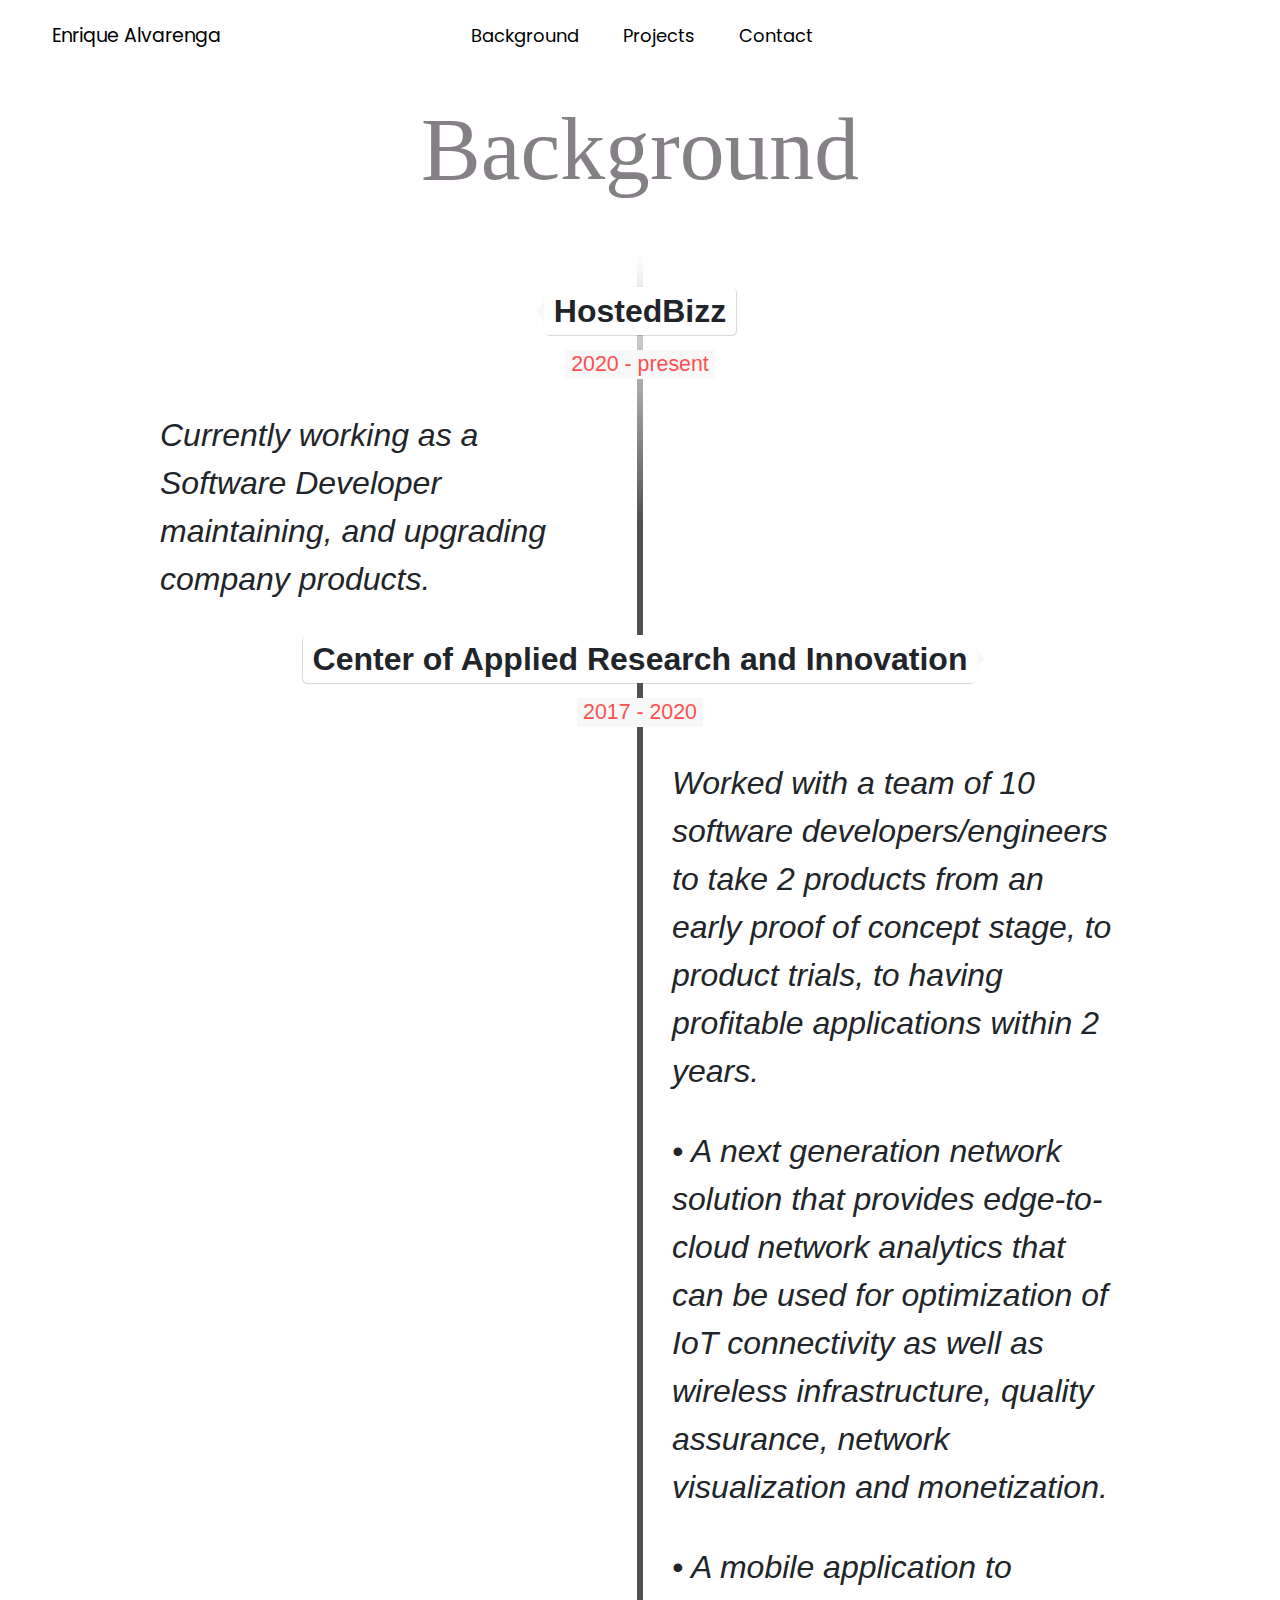
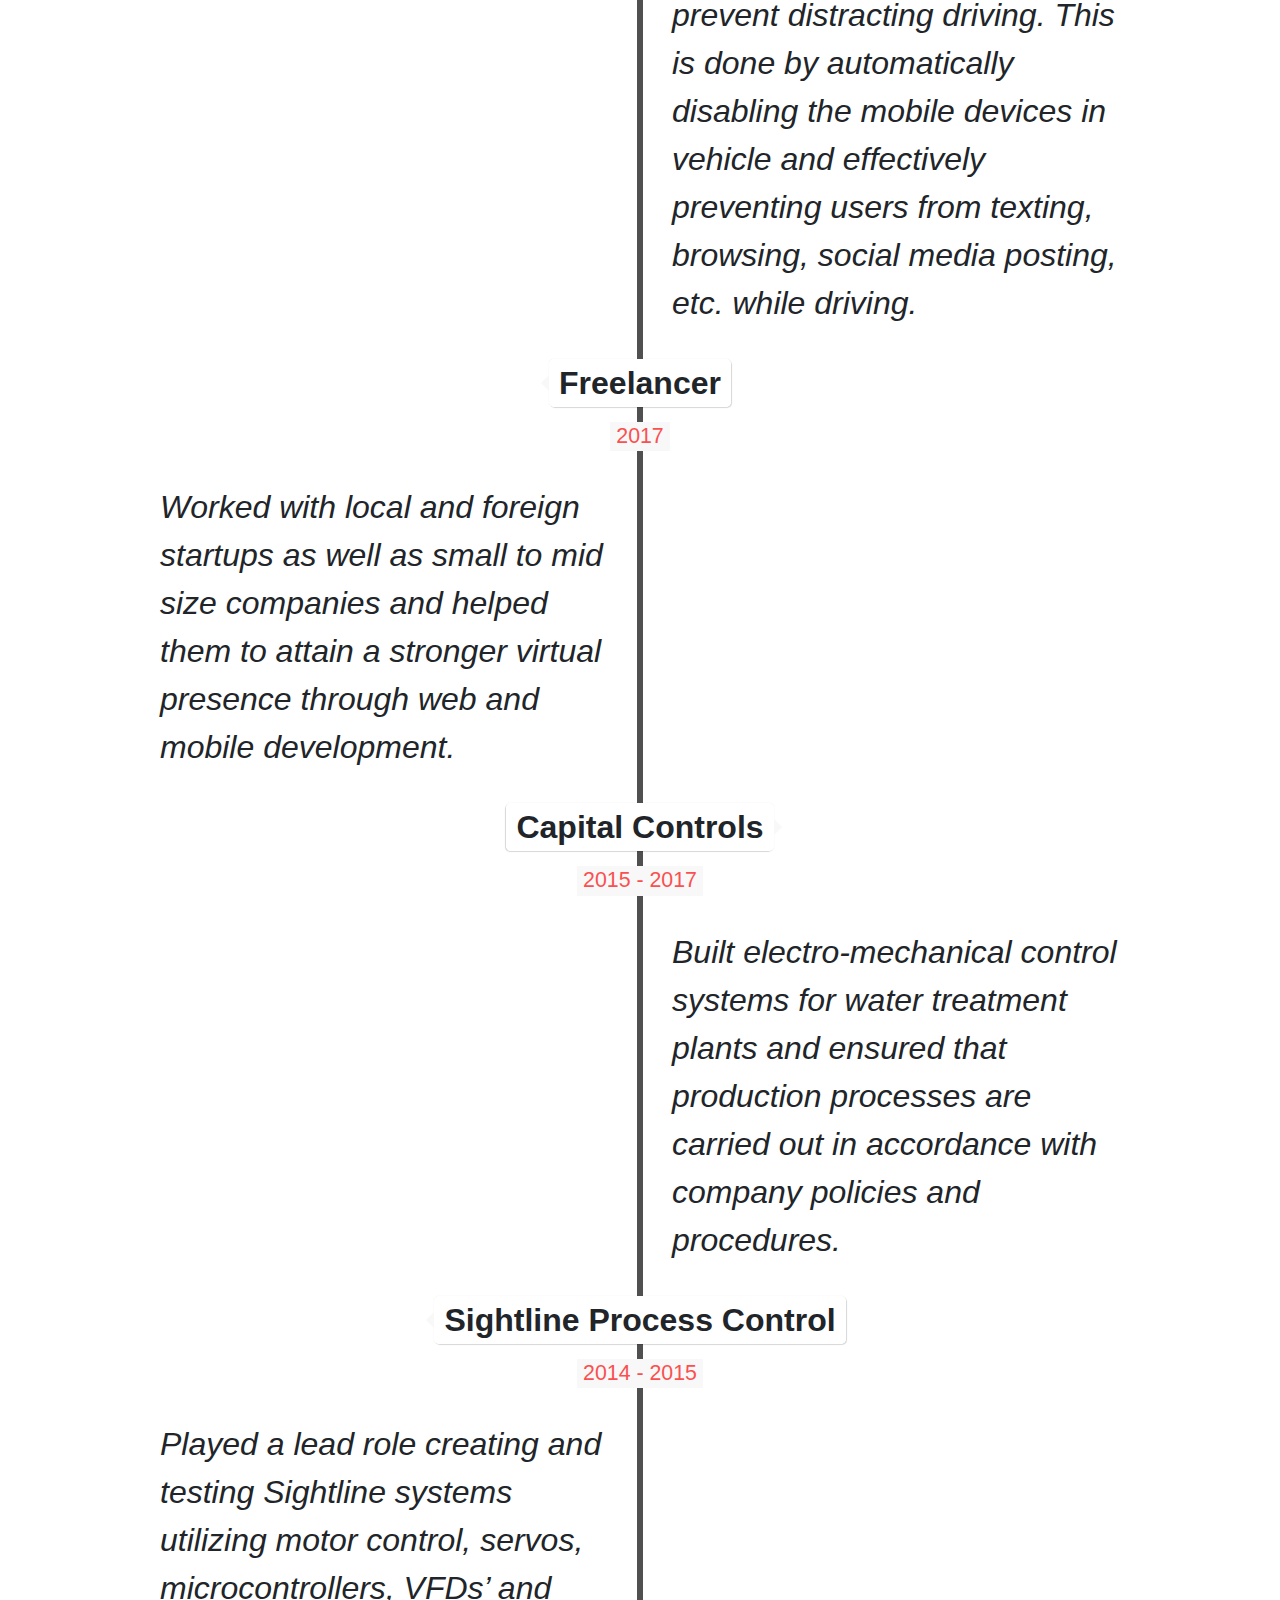
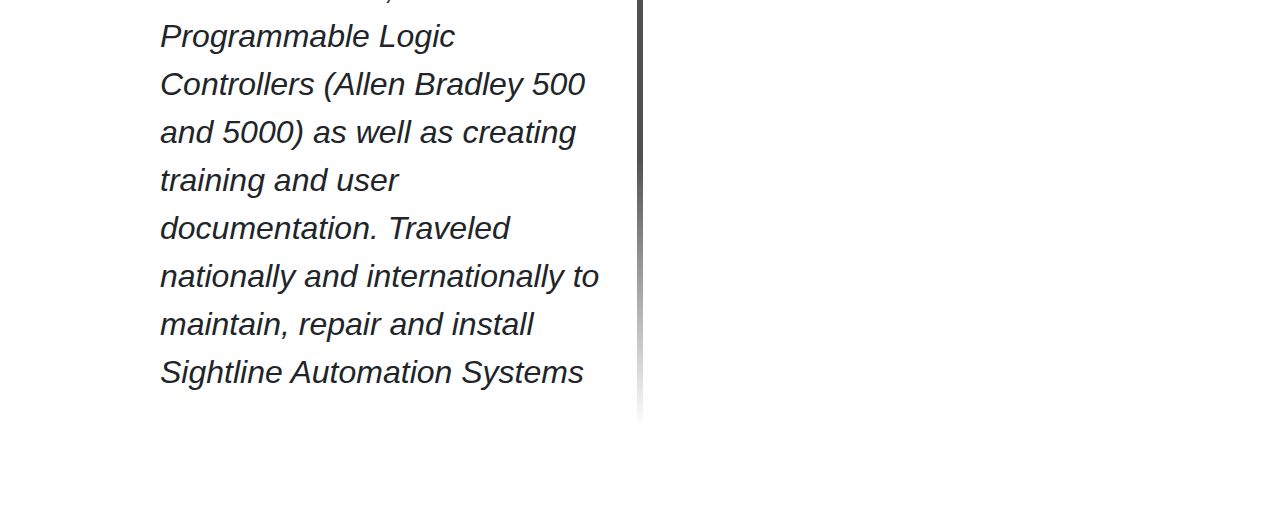
<file: about.html>
<!doctype html>

<html lang="en">

    <head>

        <meta charset="utf-8">
        <title>Enrique Alvarenga - About</title> 
        <meta name="description" content="Enrique Alvarenga - Personal Website">
        <meta name="author" content="Gerardo Enrique Alvarenga">
        <meta name="viewport" content="width=device-width, height=device-height">
        <meta http-equiv="X-UA-Compatible" content="IE=edge,chrome=1">
        <meta name="HandheldFriendly" content="true">
        <!-- Add icon library -->
        <link rel="stylesheet" href="https://cdnjs.cloudflare.com/ajax/libs/font-awesome/4.7.0/css/font-awesome.min.css">
        <link rel="stylesheet" href="https://maxcdn.bootstrapcdn.com/bootstrap/4.0.0/css/bootstrap.min.css" integrity="sha384-Gn5384xqQ1aoWXA+058RXPxPg6fy4IWvTNh0E263XmFcJlSAwiGgFAW/dAiS6JXm" crossorigin="anonymous">
        <!-- Website style sheet -->
        <link href="css/core-style.css" rel="stylesheet">
        <link href="css/nav.css" rel="stylesheet">
        <link href="css/about.css" rel="stylesheet">

        <!-- Font -->
        <link href="https://fonts.googleapis.com/css?family=Poppins&display=swap" rel="stylesheet"> 
        <!-- JQuery and Navbar script -->
        <script src="https://code.jquery.com/jquery-3.5.1.js" integrity="sha256-QWo7LDvxbWT2tbbQ97B53yJnYU3WhH/C8ycbRAkjPDc=" crossorigin="anonymous"></script>
        <script type="text/javascript" src="./js/nav.js"></script>

    </head>

    <body onload="loadInitialContent()">
        <header>
            <div id="rc_logo">
                <a href="./index.html" title="Logo">Enrique Alvarenga</a>
            </div>  
            <div class="rc_nav" id="centered_nav">
                <a href="./about.html" title="Home">Background</a>
                <a href="./projects.html" title="About">Projects</a>
                <a href="./contact.html" title="Contact">Contact</a>
                <a href="javascript:void(0);" title="Menu" 
                style="font-size:18px;" class="icon" 
                onclick="myFunction()">&#9776;</a>
            </div>
        </header>

        <article>

            <section class="row row-v1">
                <div class="container-fluid text-center">
                    <br>
                    <h1 class="page-title">Background</h1>     
                    <br>
                </div>
              </section>
 

              <section>
                <ul class="timeline">

                    <!-- Item 1 -->
                    <li>
                        <div class="direction-r">
                            <div class="flag-wrapper">
                                <span class="flag">HostedBizz</span>
                                <span class="time-wrapper"><span class="time">2020 - present</span></span>
                            </div>
                            <div class="desc">Currently working as a Software Developer maintaining, and upgrading
                                company products. 
                            </div>
                        </div>
                    </li>
                  
                    <!-- Item 2 -->
                    <li>
                        <div class="direction-l">
                            <div class="flag-wrapper">
                                <span class="flag">Center of Applied Research and Innovation</span>
                                <span class="time-wrapper"><span class="time">2017 - 2020</span></span>
                            </div>
                            <div class="desc">Worked with a team of 10 software developers/engineers to take 2 products from an 
                                early proof of concept stage, to product trials, to having profitable applications within 2 years.</div>

                            <p class="description" id="content-style">
                                Applications:
                            </p>

                            <div class="desc">
                                • A next generation network solution that provides 
                                edge-to-cloud network analytics that can be used for optimization of IoT 
                                connectivity as well as wireless infrastructure, quality assurance, network 
                                visualization and monetization.
                            </div>

                            <div class="desc">
                                • A mobile application to prevent distracting driving. This is done by automatically 
                                disabling the mobile devices in vehicle and effectively preventing users from texting, 
                                browsing, social media posting, etc. while driving.
                            </div>
                        </div>
                    </li>
                
                    <!-- Item 3 -->
                    <li>
                        <div class="direction-r">
                            <div class="flag-wrapper">
                                <span class="flag">Freelancer</span>
                                <span class="time-wrapper"><span class="time">2017</span></span>
                            </div>
                            <div class="desc">
                                Worked with local and foreign startups as well as small to mid size 
                                companies and helped them to attain a stronger virtual presence
                                through web and mobile development.
                            </div>
                        </div>
                    </li>

                    <!-- Item 4 -->
                    <li>
                        <div class="direction-l">
                            <div class="flag-wrapper">
                                <span class="flag">Capital Controls</span>
                                <span class="time-wrapper"><span class="time">2015 - 2017</span></span>
                            </div>
                            <div class="desc">
                                Built electro-mechanical control systems for water treatment plants and 
                                ensured that production processes are carried out in accordance with company policies and procedures.
                            </div>
                        </div>
                    </li>

                    <!-- Item 5 -->
                    <li>
                        <div class="direction-r">
                            <div class="flag-wrapper">
                                <span class="flag">Sightline Process Control</span>
                                <span class="time-wrapper"><span class="time">2014 - 2015</span></span>
                            </div>
                            <div class="desc">
                                Played a lead role creating and testing Sightline systems utilizing motor control, 
                                servos, microcontrollers, VFDs’ and Programmable Logic Controllers 
                                (Allen Bradley 500 and 5000) as well as creating training and user documentation.
                                Traveled nationally and internationally to maintain, repair and install Sightline Automation Systems
                            </div>
                        </div>
                    </li>
                  
                </ul>
                
              </section>
            
            <section>
                <br>
                <br>
                <br>
                <br>
            </section>
    </body>
</html>
</file>
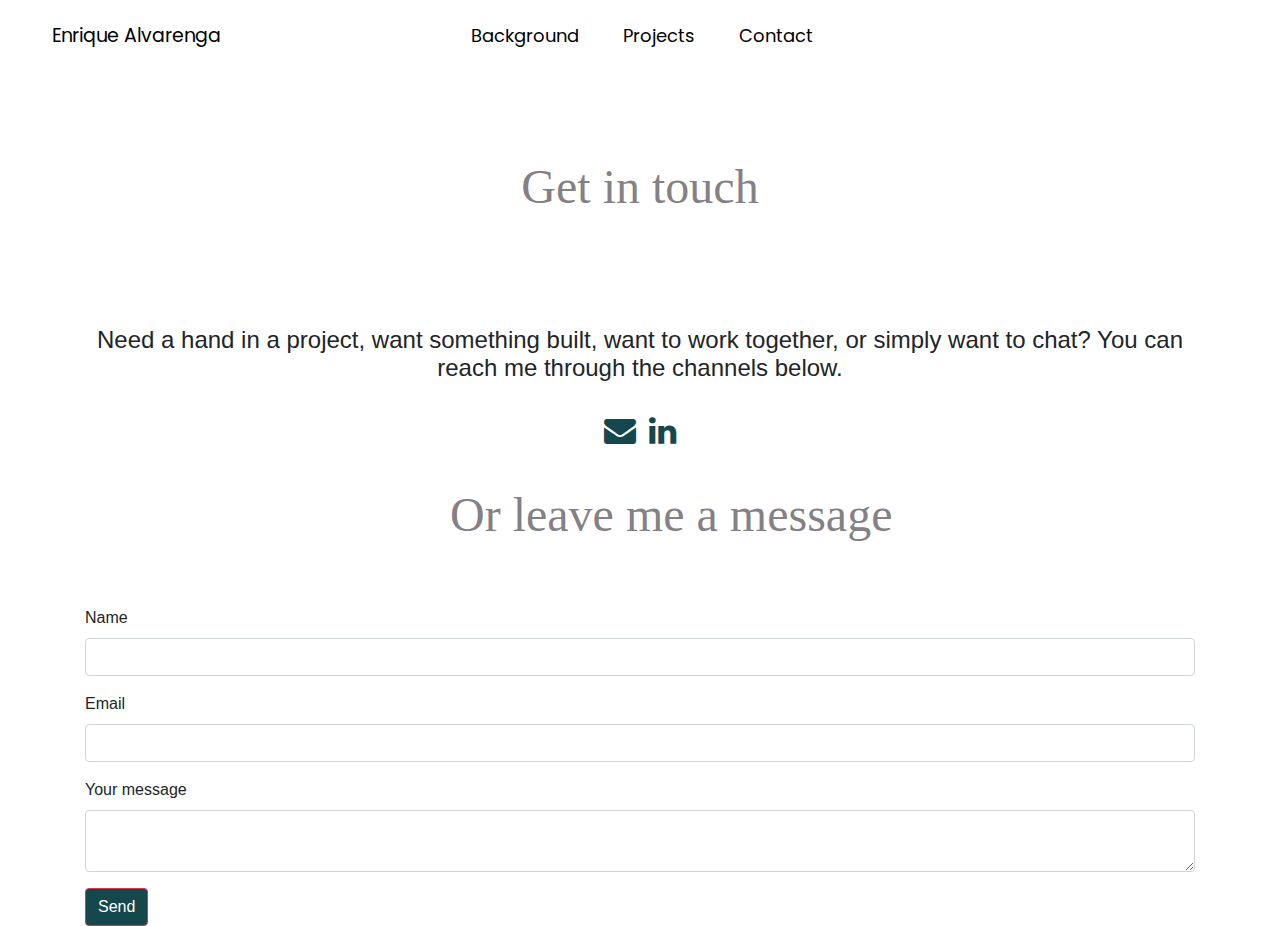
<file: contact.html>
<!DOCTYPE html>
<html lang="en">
    <head>
        <meta charset="UTF-8">
        <title>Enrique Alvarenga - Contact</title> 
        <meta name="description" content="Enrique Alvarenga - Personal Website">
        <meta name="author" content="Gerardo Enrique Alvarenga">
        <meta name="viewport" content="width=device-width, height=device-height">
        <!-- Add icon library -->
        <link rel="stylesheet" href="https://cdnjs.cloudflare.com/ajax/libs/font-awesome/4.7.0/css/font-awesome.min.css">
        <link rel="stylesheet" href="https://maxcdn.bootstrapcdn.com/bootstrap/4.0.0/css/bootstrap.min.css" integrity="sha384-Gn5384xqQ1aoWXA+058RXPxPg6fy4IWvTNh0E263XmFcJlSAwiGgFAW/dAiS6JXm" crossorigin="anonymous">
        <!-- Website style sheet -->
        <link href="css/core-style.css" rel="stylesheet">
        <link href="css/nav.css" rel="stylesheet">
        <link href="css/contact.css" rel="stylesheet">
        
        <!-- Captcha -->
        <script src="https://www.google.com/recaptcha/api.js" async defer></script>

        <!-- Font -->
        <link href="https://fonts.googleapis.com/css?family=Poppins&display=swap" rel="stylesheet">
        <!-- JQuery and Navbar script -->
        <script src="https://code.jquery.com/jquery-3.5.1.js" integrity="sha256-QWo7LDvxbWT2tbbQ97B53yJnYU3WhH/C8ycbRAkjPDc=" crossorigin="anonymous"></script>
        <script type="text/javascript" src="./js/nav.js"></script> 
        
    </head>
    <body>
        <header>
            <div id="rc_logo">
                <a href="./index.html" title="Logo">Enrique Alvarenga</a>
            </div>  
            <div class="rc_nav" id="centered_nav">
                <a href="./about.html" title="Home">Background</a>
                <a href="./projects.html" title="About">Projects</a>
                <a href="./contact.html" title="Contact">Contact</a>
                <a href="javascript:void(0);" title="Menu" 
                style="font-size:18px;" class="icon" 
                onclick="myFunction()">&#9776;</a>
            </div>
        </header>

        <article>

            <section class="row-v1">
                <div class="container-fluid text-center">
                    <br>
                        <h1 class="page-title">Get in touch</h1> 
                    <br>     
                </div>
            </section>

            <section>
                <div class="container text-center">
                    <br>
                    <h4 class="p-site text-center">
                        Need a hand in a project, want something built, want to work together, or simply want to chat?
                        You can reach me through the channels below.
                    </h4>         
                    <br>       
                </div>
                
                <div class="social-container-c">

                    <a href="mailto: enrq.alvarenga@gmail.com" class="btn-floating btn-li mx-1">
                        <i class="fa fa-envelope fa-2x"> </i></a>

                    <a href="https://ca.linkedin.com/in/enrique-alvarenga" class="btn-floating btn-li mx-1">
                            <i class="fa fa-linkedin fa-2x"> </i></a>

                </div>     
                  
            </section>

            <section>

                <br>
                <div class="container-fluid text-center">
                    <h1 class="page-subtitle">Or leave me a message</h1>
                </div>
                
                <div class="container contact-form-container">

                    <form action="https://www.enformed.io/3t413bwz" method="POST">

                        <input type="hidden" name="*redirect" value="https://enriquealvarenga.com/" /> 
                        <!-- Form groups for fields -->
                        <!-- Name -->
                        <div class="form-group">
                            <label>Name</label>
                            <input name="first_name" type="text" class="form-control"/>
                        </div>
                        <!-- Email -->
                        <div class="form-group">
                            <label>Email</label>
                            <input name="e_mail" type="text" class="form-control"/>
                        </div>
                            
                        <!-- Message -->
                        <div class="form-group">
                            <label>Your message</label>
                            <textarea name="message" type="text" class="form-control"></textarea>
                        </div>
                        
                        <div class="centered-item">
                            <button type="submit" class="btn btn-danger btn-rounded connect-btn">Send</button>
                        </div>
                        
                    </form>

                </div>

            </section>


            </article>
        </article>
        <aside>

        </aside>

        <!-- Optional JavaScript -->
        <!-- jQuery first, then Popper.js, then Bootstrap JS -->
        <script src="https://code.jquery.com/jquery-3.2.1.slim.min.js" integrity="sha384-KJ3o2DKtIkvYIK3UENzmM7KCkRr/rE9/Qpg6aAZGJwFDMVNA/GpGFF93hXpG5KkN" crossorigin="anonymous"></script>
        <script src="https://cdnjs.cloudflare.com/ajax/libs/popper.js/1.12.9/umd/popper.min.js" integrity="sha384-ApNbgh9B+Y1QKtv3Rn7W3mgPxhU9K/ScQsAP7hUibX39j7fakFPskvXusvfa0b4Q" crossorigin="anonymous"></script>
        <script src="https://maxcdn.bootstrapcdn.com/bootstrap/4.0.0/js/bootstrap.min.js" integrity="sha384-JZR6Spejh4U02d8jOt6vLEHfe/JQGiRRSQQxSfFWpi1MquVdAyjUar5+76PVCmYl" crossorigin="anonymous"></script>
    </body>
</html>
</file>
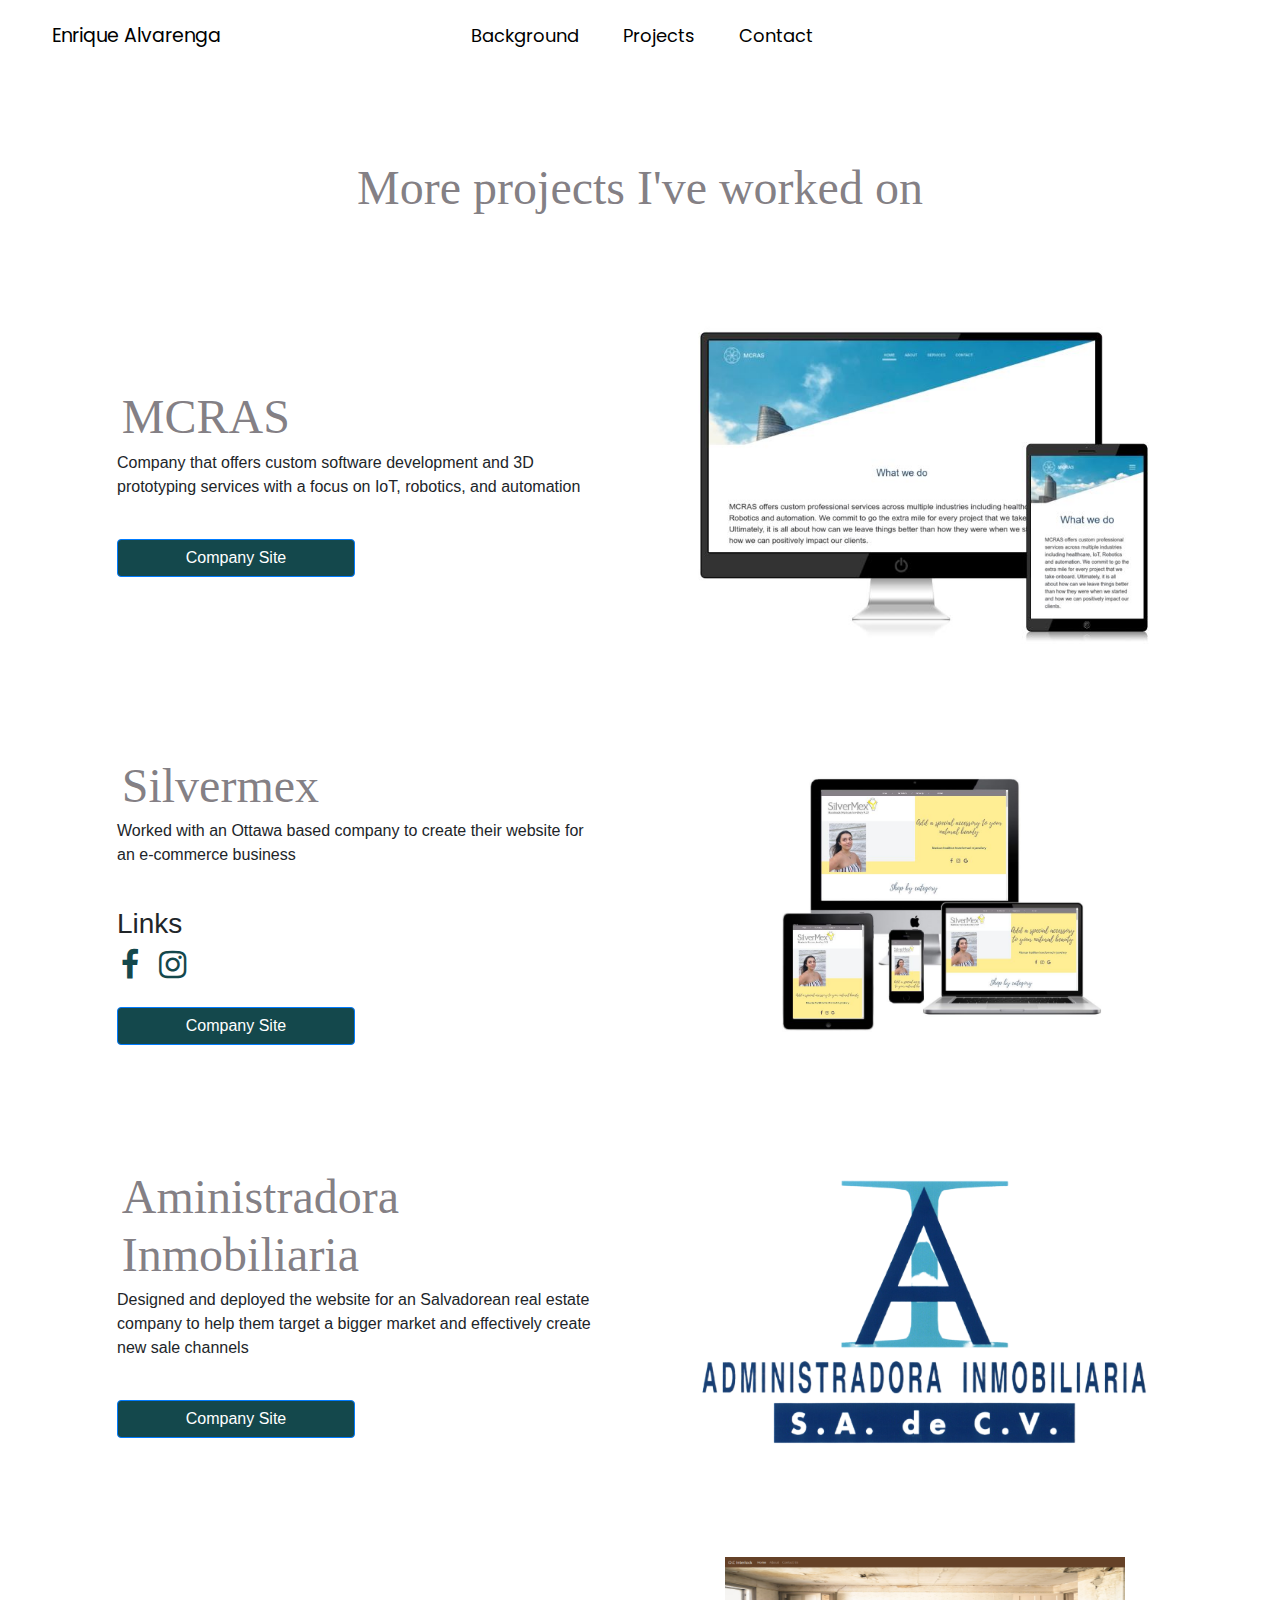
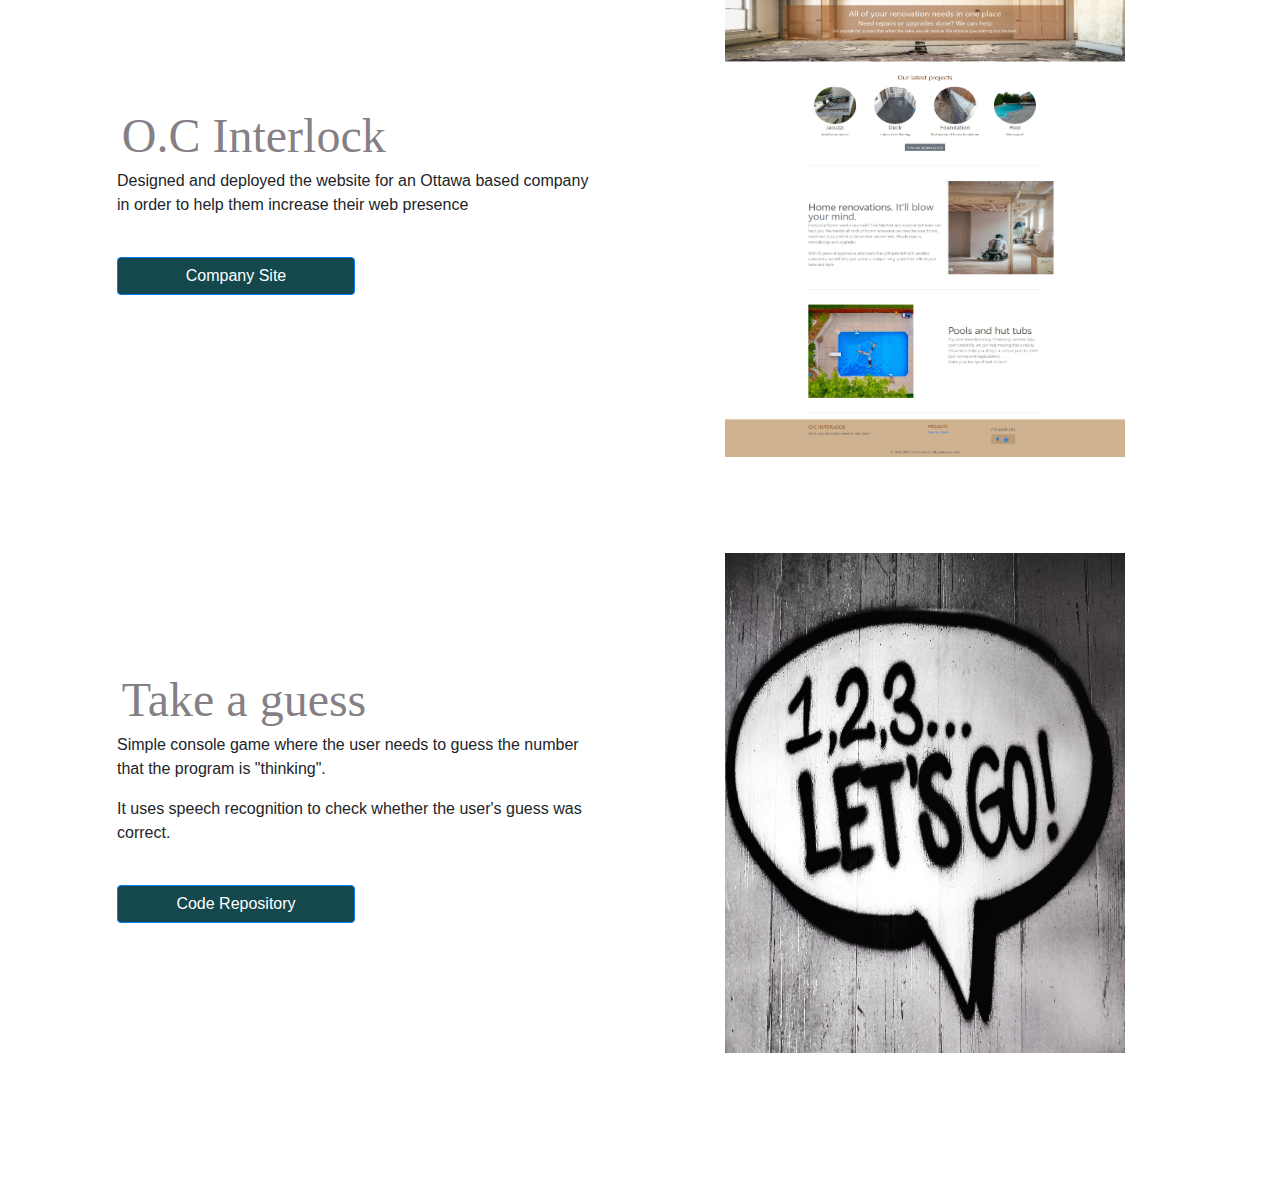
<file: projects.html>
<!DOCTYPE html>
<html lang="en">
    <head>

        <meta charset="UTF-8">
        <title>Enrique Alvarenga - Projects</title> 
        <meta name="description" content="Enrique Alvarenga - Personal Website">
        <meta name="author" content="Gerardo Enrique Alvarenga">
        <meta name="viewport" content="width=device-width, height=device-height">
        <meta http-equiv="X-UA-Compatible" content="IE=edge,chrome=1">
        <meta name="HandheldFriendly" content="true">
        <!-- Add icon library -->
        <link rel="stylesheet" href="https://cdnjs.cloudflare.com/ajax/libs/font-awesome/4.7.0/css/font-awesome.min.css">
        <link rel="stylesheet" href="https://maxcdn.bootstrapcdn.com/bootstrap/4.0.0/css/bootstrap.min.css" integrity="sha384-Gn5384xqQ1aoWXA+058RXPxPg6fy4IWvTNh0E263XmFcJlSAwiGgFAW/dAiS6JXm" crossorigin="anonymous">
        <!-- Website style sheet -->
        <link href="css/core-style.css" rel="stylesheet">
        <link href="css/nav.css" rel="stylesheet">
        <link href="css/projects.css" rel="stylesheet">
        
        <!-- Font -->
        <link href="https://fonts.googleapis.com/css?family=Poppins&display=swap" rel="stylesheet"> 
        <!-- JQuery and Navbar script -->
        <script src="https://code.jquery.com/jquery-3.5.1.js" integrity="sha256-QWo7LDvxbWT2tbbQ97B53yJnYU3WhH/C8ycbRAkjPDc=" crossorigin="anonymous"></script>
        <script type="text/javascript" src="./js/nav.js"></script>

    </head>

    <body>

      <header>
        <div id="rc_logo">
            <a href="./index.html" title="Logo">Enrique Alvarenga</a>
        </div>  
        <div class="rc_nav" id="centered_nav">
            <a href="./about.html" title="Home">Background</a>
            <a href="./projects.html" title="About">Projects</a>
            <a href="./contact.html" title="Contact">Contact</a>
            <a href="javascript:void(0);" title="Menu" 
            style="font-size:18px;" class="icon" 
            onclick="myFunction()">&#9776;</a>
        </div>
    </header>

        <article>
            <section class="row row-v1">
              <div class="container-fluid text-center">
                  <br>
                      <h1 class="page-title">More projects I've worked on</h1> 
                  <br>     
              </div>
            </section>
 
            <section>

              <div class="container site-container">
                <div class="row align-items-center">

                  <div class="col-lg-6 order-lg-2" style="text-align: center;">
                    <div class="project-image">
                      <img class="img-fluid " src="img/mcras-new.JPG" alt="" style="max-height: 500px; object-fit: cover;">
                    </div>
                  </div>
                  <div class="col-lg-6 order-lg-1">
                    <div class="project-description">
                      <h2 class="page-subtitle">MCRAS</h2>
                      <p class="p-site">
                        Company that offers custom software development and 3D prototyping services with a focus on IoT, robotics, and automation
                      </P>
  
                      <div class="project-link">
                        <!-- Social buttons -->
                        <ul class="list-unstyled list-inline">
                          <br>
                          <!-- <h3>Links</h3>
                          <li class="list-inline-item">
                            <a href="#" class="btn-floating btn-fb mx-1">
                              <i class="fa fa-facebook-f fa-2x"> </i>
                            </a>
                          </li>
                          <li class="list-inline-item">
                            <a href="#" class="btn-floating btn-tw mx-1">
                              <i class="fa fa-instagram fa-2x"> </i>
                            </a>
                          </li> -->
                          <button type="button" onClick="location.href='http://mcras.ca/'" class="btn btn-primary project-btn">Company Site</button>
                        </ul>
                      </div>
                    </div>
                  </div>
                </div>
              </div>
          </section>


          <section>

            <div class="container site-container">
              <div class="row align-items-center">
                <div class="col-lg-6 order-lg-2" style="text-align: center;">
                  <div class="project-image">
                    <img class="img-fluid " src="img/SilvermexSite.JPG" alt="" style="max-height: 500px; object-fit: cover;">
                  </div>
                </div>
                <div class="col-lg-6 order-lg-1">
                  <div class="project-description">
                    <h2 class="page-subtitle">Silvermex</h2>
                    <p class="p-site">
                      Worked with an Ottawa based company to create their website for an e-commerce business
                    </P>
  
                    <div class="project-link">
                      <!-- Social buttons -->
                      <ul class="list-unstyled list-inline">
                        <br>
                        <h3>Links</h3>
                        <li class="list-inline-item">
                          <a href="https://www.facebook.com/mexicansterlingsilver" class="btn-floating btn-fb mx-1">
                            <i class="fa fa-facebook-f fa-2x"> </i>
                          </a>
                        </li>
                        <li class="list-inline-item">
                          <a href="https://www.instagram.com/silver_mex/" class="btn-floating btn-tw mx-1">
                            <i class="fa fa-instagram fa-2x"> </i>
                          </a>
                        </li>
                        <br>
                        <br>
                        <button type="button" onClick="location.href='https://silvermex.com/'" class="btn btn-primary project-btn">Company Site</button>
                      </ul>
                      <!-- Social buttons -->
                    </div>
                  </div>
                </div>
              </div>
            </div>
          </section>

          <section>

            <div class="container site-container">
              <div class="row align-items-center">
                <div class="col-lg-6 order-lg-2" style="text-align: center;">
                  <div class="project-image">
                    <img class="img-fluid " src="img/admin-logo-transparent.png" alt="" style="max-height: 500px; object-fit: cover;">
                  </div>
                </div>
                <div class="col-lg-6 order-lg-1">
                  <div class="project-description">
                    <h2 class="page-subtitle">Aministradora Inmobiliaria</h2>
                    <p class="p-site">
                      Designed and deployed the website for an Salvadorean real estate 
                      company to help them target a bigger market and effectively create 
                      new sale channels
                    </P>
  
                    <div class="project-link">
                      <!-- Social buttons -->
                      <ul class="list-unstyled list-inline">
                        <br>
                        <!-- <h3>Links</h3>
                        <li class="list-inline-item">
                          <a href="#" class="btn-floating btn-fb mx-1">
                            <i class="fa fa-facebook-f fa-2x"> </i>
                          </a>
                        </li>
                        <li class="list-inline-item">
                          <a href="#" class="btn-floating btn-tw mx-1">
                            <i class="fa fa-instagram fa-2x"> </i>
                          </a>
                        </li> -->
                        <button type="button" onClick="location.href='https://administradorainmobiliariaes.com/'" class="btn btn-primary project-btn">Company Site</button>
                      </ul>
                      <!-- Social buttons -->
                    </div>
                  </div>
                </div>
              </div>
            </div>
          </section>

          <section>
            <div class="container site-container">
              <div class="row align-items-center">
                <div class="col-lg-6 order-lg-2" style="text-align: center;">
                  <div class="project-image">
                    <img class="img-fluid" src="img/OC-Interlock-Main.jpg" alt="" style="max-height: 500px; width: 400px;">
                  </div>
                </div>
                <div class="col-lg-6 order-lg-1">
                  <div class="project-description">
                    <h2 class="page-subtitle">O.C Interlock</h2>
                    <p class="p-site">
                      Designed and deployed the website for an Ottawa based 
                      company in order to help them increase their web presence
                    </P>

                    <div class="project-link">
                      <!-- Social buttons -->
                      <ul class="list-unstyled list-inline">
                        <br>
                        <!-- <h3>Links</h3>
                        <li class="list-inline-item">
                          <a href="#" class="btn-floating btn-fb mx-1">
                            <i class="fa fa-facebook-f fa-2x"> </i>
                          </a>
                        </li>
                        <li class="list-inline-item">
                          <a href="#" class="btn-floating btn-tw mx-1">
                            <i class="fa fa-instagram fa-2x"> </i>
                          </a>
                        </li> -->
                        <button type="button" onClick="location.href='https://ocinterlock.com/'" class="btn btn-primary project-btn">Company Site</button>  
                      </ul>
                      <!-- Social buttons -->
                    </div>

                  </div>
                </div>
              </div>
            </div>
          </section>

          <section>
            <div class="container site-container">
              <div class="row align-items-center">
                <div class="col-lg-6 order-lg-2" style="text-align: center;">
                  <div class="project-image">
                    <img class="img-fluid" src="img/numbers.jpg" alt="" style="height: 500px; width: 400px;">
                  </div>
                </div>
                <div class="col-lg-6 order-lg-1">
                  <div class="project-description">
                    <h2 class="page-subtitle">Take a guess</h2>
                    <p class="p-site">
                      Simple console game where the user needs to guess the number that the program is "thinking".
                    </P>

                    <p class="p-site">
                      It uses speech recognition to check whether the user's guess was correct.
                    </p>

                    <div class="project-link">
                      <!-- Social buttons -->
                      <ul class="list-unstyled list-inline">
                        <br>
                        <button type="button" onClick="location.href='https://github.com/alva-92/Take-a-Guess'" class="btn btn-primary project-btn">Code Repository</button>
                      </ul>
                      <!-- Social buttons -->
                    </div>

                  </div>
                </div>
              </div>
            </div>
          </section>
        </article>
        <aside>
          <br>
          <br>
        </aside>

        <!-- Optional JavaScript -->
        <!-- jQuery first, then Popper.js, then Bootstrap JS -->
        <script src="https://code.jquery.com/jquery-3.2.1.slim.min.js" integrity="sha384-KJ3o2DKtIkvYIK3UENzmM7KCkRr/rE9/Qpg6aAZGJwFDMVNA/GpGFF93hXpG5KkN" crossorigin="anonymous"></script>
        <script src="https://cdnjs.cloudflare.com/ajax/libs/popper.js/1.12.9/umd/popper.min.js" integrity="sha384-ApNbgh9B+Y1QKtv3Rn7W3mgPxhU9K/ScQsAP7hUibX39j7fakFPskvXusvfa0b4Q" crossorigin="anonymous"></script>
        <script src="https://maxcdn.bootstrapcdn.com/bootstrap/4.0.0/js/bootstrap.min.js" integrity="sha384-JZR6Spejh4U02d8jOt6vLEHfe/JQGiRRSQQxSfFWpi1MquVdAyjUar5+76PVCmYl" crossorigin="anonymous"></script>
    
    </body>
</html>
</file>
<file: css/core-style.css>
/*
***
* Global styles for the site
***
* Default styles for all pages, this are
* overriden by individual page styles if
* needed. This should be loaded first.
***
*/
html
{
    height: 100%;
    overflow-x: hidden;
}

body
{
    position: relative;
    width: 100%;
    height: min-content;
    overflow-x: hidden;
    margin: 0px;
    padding: 0px;
    min-width: 25em;
}

/* Titles */
.page-title
{
    font-size: 4vw;
    font-family: "Playlist script";
    color: #686369cf;
}

.page-subtitle
{
    font-size: 3vw;
    font-family: "Playlist script";
    color: #686369cf;
}

/* Containers */ 
.social-container-c 
{
    text-align: center;
}

/* Links */

/* unvisited link */
a:link 
{
    color: #14484C;
}

/* visited link */
a:visited 
{
    color: #14484C;
}

/* mouse over link */
a:hover 
{
    color: #14484C;
}

/* selected link */
a:active 
{
    color: #14484C;
}

/* Buttons */
.connect-btn
{
    background-color: #14484C;
}

.project-btn
{
    background-color: #14484C;
    width: 50%;
}

.project-btn:hover
{
    background-color: #1b858d;
}
</file>
<file: css/nav.css>
/* Navbar */
#rc_logo 
{
    left: 30px;
    padding: 22px;
    position: absolute;
    color: black;
    font-size: 19px;
    font-family: Poppins;
    text-decoration: none;
}

#rc_logo a 
{ 
    color: inherit; 
    text-decoration: none;
} 
    
.rc_nav 
{
    overflow: hidden;
    background-color: white;
    text-align: center;
    z-index: 6;
}
    
.rc_nav a 
{
    display: inline-block;
    margin-right: -4px;  /* inline-block gap fix */
    color: black;
    padding: 22px 22px;
    text-decoration: none;
    font-family: Poppins;
    font-size: 18px;
    -webkit-transition: 0.3s linear;
    -moz-transition: 0.3s linear;
    -ms-transition: 0.3s linear;
    -o-transition: 0.3s linear;
    transition: 0.3s linear;
    z-index: 9;
}

.rc_nav a:hover {
    background-color: #14484C;
    color: whitesmoke;
  }
  
  .rc_nav .icon {
    display: none;
  }
  
  .rc_content {
    text-align: center; 
    padding-left:14px; 
    font-family: Poppins; 
    margin-top: 100px;  
    color: #8e909b;
  }
  
@media screen and (max-width: 820px) 
{
    .rc_nav a 
    {
        display: none;
    }
    .rc_nav a.icon 
    {
        float: right;
        display: block;
        width: 60px;
    }
    .rc_nav.responsive 
    {
        position: relative; 
        top: 73px;
    }
    .rc_nav.responsive .icon 
    {
        position: fixed;
        right: 0;
        top: 0;
    }
    .rc_nav.responsive a 
    {
        float: none;
        display: block;
        text-align: center;
    }
}
</file>
<file: css/about.css>
.page-title
{
    font-size: 4vw;
    font-family: "Playlist script";
    color: #686369cf;
}
.page-subtitle
{
    font-family: "Playlist script";
    text-align:left;
    font-size: 2em;
    margin-top: 1%;
    margin-bottom: 1%;
}

.description 
{
    font-family: "Playlist script";
    text-align:   center;
    font-size:    1.3vw;
    margin-top: 5%;
    margin-bottom: 5%;
}

/* ================ The Timeline ================ */

.timeline {
    position: relative;
    width: 70%;
    margin: 0 auto;
    margin-top: 20px;
    padding: 1em 0;
    list-style-type: none;
  }
  
  .timeline:before {
    position: absolute;
    left: 50%;
    top: 0;
    content: ' ';
    display: block;
    width: 6px;
    height: 100%;
    margin-left: -3px;
    background: rgb(80,80,80);
    background: -moz-linear-gradient(top, rgba(80,80,80,0) 0%, rgb(80,80,80) 8%, rgb(80,80,80) 92%, rgba(80,80,80,0) 100%);
    background: -webkit-gradient(linear, left top, left bottom, color-stop(0%,rgba(30,87,153,1)), color-stop(100%,rgba(125,185,232,1)));
    background: -webkit-linear-gradient(top, rgba(80,80,80,0) 0%, rgb(80,80,80) 8%, rgb(80,80,80) 92%, rgba(80,80,80,0) 100%);
    background: -o-linear-gradient(top, rgba(80,80,80,0) 0%, rgb(80,80,80) 8%, rgb(80,80,80) 92%, rgba(80,80,80,0) 100%);
    background: -ms-linear-gradient(top, rgba(80,80,80,0) 0%, rgb(80,80,80) 8%, rgb(80,80,80) 92%, rgba(80,80,80,0) 100%);
    background: linear-gradient(to bottom, rgba(80,80,80,0) 0%, rgb(80,80,80) 8%, rgb(80,80,80) 92%, rgba(80,80,80,0) 100%);
    
    z-index: 5;
  }
  
  .timeline li {
    padding: 1em 0;
  }
  
  .timeline li:after {
    content: "";
    display: block;
    height: 0;
    clear: both;
    visibility: hidden;
  }
  
  .direction-l {
    position: relative;
    width: 600px;
    float: left;
    text-align: -webkit-auto;
  }
  
  .direction-r {
    position: relative;
    width: 600px;
    float: right;
  }
  
  .flag-wrapper {
    position: relative;
    display: inline-block;
    
    text-align: center;
  }
  
  .flag {
    position: relative;
    display: inline;
    background: rgb(248,248,248);
    padding: 6px 10px;
    border-radius: 5px;
    
    font-weight: 600;
    text-align: left;
  }
  
  .direction-l .flag {
    -webkit-box-shadow: -1px 1px 1px rgba(0,0,0,0.15), 0 0 1px rgba(0,0,0,0.15);
    -moz-box-shadow: -1px 1px 1px rgba(0,0,0,0.15), 0 0 1px rgba(0,0,0,0.15);
    box-shadow: -1px 1px 1px rgba(0,0,0,0.15), 0 0 1px rgba(0,0,0,0.15);
  }
  
  .direction-r .flag {
    -webkit-box-shadow: 1px 1px 1px rgba(0,0,0,0.15), 0 0 1px rgba(0,0,0,0.15);
    -moz-box-shadow: 1px 1px 1px rgba(0,0,0,0.15), 0 0 1px rgba(0,0,0,0.15);
    box-shadow: 1px 1px 1px rgba(0,0,0,0.15), 0 0 1px rgba(0,0,0,0.15);
  }
  
  /* .direction-l .flag:before,
  .direction-r .flag:before {
    position: absolute;
    top: 50%;
    right: -40px;
    content: ' ';
    display: block;
    width: 12px;
    height: 12px;
    margin-top: -10px;
    background: #fff;
    border-radius: 10px;
    border: 4px solid rgb(255,80,80);
    z-index: 10;
  } */
  
  .direction-r .flag:before {
    left: -40px;
  }
  
  .direction-l .flag:after {
    content: "";
    position: absolute;
    left: 100%;
    top: 50%;
    height: 0;
    width: 0;
    margin-top: -8px;
    border: solid transparent;
    border-left-color: rgb(248,248,248);
    border-width: 8px;
    pointer-events: none;
  }
  
  .direction-r .flag:after {
    content: "";
    position: absolute;
    right: 100%;
    top: 50%;
    height: 0;
    width: 0;
    margin-top: -8px;
    border: solid transparent;
    border-right-color: rgb(248,248,248);
    border-width: 8px;
    pointer-events: none;
  }
  
  .time-wrapper {
    display: inline;
    
    line-height: 1em;
    font-size: 0.66666em;
    color: rgb(250,80,80);
    vertical-align: middle;
  }
  
  .direction-l .time-wrapper {
    float: right;
  }
  
  .direction-r .time-wrapper {
    float: right;
  }
  
  .time {
    display: inline-block;
    padding: 4px 6px;
    background: rgb(248,248,248);
  }
  
  .desc {
    margin: 1em 0.75em 0 0;
    font-size: 1.3vw;
    font-style: italic;
    line-height: 1.5em;
  }
  
  .direction-r .desc {
    margin: 1em 0 0 0.75em;
  }
  
  /* ================ Timeline Media Queries ================ */
  
  @media screen and (max-width: 660px) 
  {
  
    .timeline 
    {
       width: 100%;
      padding: 4em 0 1em 0;
    }
  
    .timeline li 
    {
      padding: 2em 0;
    }
  
    .direction-l,
    .direction-r 
    {
        float: none;
        width: 100%;  
        text-align: center;
    }
  
    .flag-wrapper 
    {
        text-align: center;
    }
    
    .flag 
    {
        background: rgb(255,255,255);
        z-index: 15;
    }
  
    /* .direction-l .flag:before,
    .direction-r .flag:before 
    {
        position: absolute;
        top: -30px;
        left: 50%;
        content: ' ';
        display: block;
        width: 12px;
        height: 12px;
        margin-left: -9px;
        background: #fff;
        border-radius: 10px;
        border: 4px solid rgb(255,80,80);
        z-index: 10;
    } */
  
    .direction-l .flag:after,
    .direction-r .flag:after 
    {
        content: "";
        position: absolute;
        left: 50%;
        top: -8px;
        height: 0;
        width: 0;
        margin-left: -8px;
        border: solid transparent;
        border-bottom-color: rgb(255,255,255);
        border-width: 8px;
        pointer-events: none;
    }
  
    .time-wrapper 
    {
        display: block;
        position: relative;
        margin: 4px 0 0 0;
        z-index: 14;
    }
  
    .direction-l .time-wrapper 
    {
        float: none;
    }
    
    .direction-r .time-wrapper 
    {
        float: none;
    }
  
    .desc 
    {
        position: relative;
        margin: 1em 0 0 0;
        padding: 1em;
        background: rgb(245,245,245);
        -webkit-box-shadow: 0 0 1px rgba(0,0,0,0.20);
        -moz-box-shadow: 0 0 1px rgba(0,0,0,0.20);
        box-shadow: 0 0 1px rgba(0,0,0,0.20);    
        z-index: 15;
    }
  
    .direction-l .desc,
    .direction-r .desc 
    {
        position: relative;
        margin: 1em 1em 0 1em;
        padding: 1em;    
        z-index: 15;
    }
  
  }

/* Responsive layout - when the screen is 100em (~1600px) wide or less */
@media all and (max-width: 100em)
{
  .page-title 
  {
    font-size: 5vw;
  }

  .desc
  {
    font-size: 2vw;
  }

  .description 
  {
    font-family: "Playlist script";
    text-align: center;
    font-size: 1vw;
    margin-top: 5%;
    margin-bottom: 5%;
    display: none;
  }

  .direction-l {
    position: relative;
    width: 100%;
    float: none;
  }

  .direction-r .desc 
  {
    margin: 1em 20em 0px -1em;
  }
  
  .direction-r {
    position: relative;
    width: 100%;
    float: none;
  }

  .direction-l .desc 
  {
    margin: 1em -1em 0px 20em;
  }

  .time-wrapper 
  {
    display: block;
    position: relative;
    margin: 15px 0 0 0;
    z-index: 14;
  }

  .flag-wrapper 
  {
    text-align: center;
    width: 100%;
    font-size: 1.8vw;
  }

  .direction-r .time-wrapper 
  {
    float: none;
  }

  .direction-l .time-wrapper 
  {
    float: none;
  }

  .flag 
  {
      background: rgb(255,255,255);
      z-index: 15;
  }
}

/* Responsive layout - when the screen is 87.5em (~1300px) wide or less */
@media all and (max-width: 87.5em)
{
  .page-title 
  {
    font-size: 7vw;
  }

  .desc
  {
    font-size: 2.5vw;
  }

  .description 
  {
    font-family: "Playlist script";
    text-align: center;
    font-size: 1vw;
    margin-top: 5%;
    margin-bottom: 5%;
    display: none;
  }

  .direction-l {
    position: relative;
    width: 100%;
    float: none;
  }

  .direction-r .desc 
  {
    margin: 1em 15em 0px -1em;
  }
  
  .direction-r {
    position: relative;
    width: 100%;
    float: none;
  }

  .direction-l .desc 
  {
    margin: 1em -1em 0px 15em;
  }

  .time-wrapper 
  {
    display: block;
    position: relative;
    margin: 15px 0 0 0;
    z-index: 14;
  }

  .flag-wrapper 
  {
    text-align: center;
    width: 100%;
    font-size: 2.5vw;
  }

  .direction-r .time-wrapper 
  {
    float: none;
  }

  .direction-l .time-wrapper 
  {
    float: none;
  }

  .flag 
  {
      background: rgb(255,255,255);
      z-index: 15;
  }
}

/* Responsive layout - when the screen is 65em (~1040px) wide or less */
@media all and (max-width: 65em)
{
  .page-title 
  {
    font-size: 8vw;
  }

  .desc
  {
    font-size: 3vw;
  }

  .description 
  {
    font-family: "Playlist script";
    text-align: center;
    font-size: 1vw;
    margin-top: 5%;
    margin-bottom: 5%;
    display: none;
  }

  .direction-l {
    position: relative;
    width: 100%;
    float: none;
  }

  .direction-r .desc 
  {
    margin: 1em 15em 0px -1em;
  }
  
  .direction-r {
    position: relative;
    width: 100%;
    float: none;
  }

  .direction-l .desc 
  {
    margin: 1em -1em 0px 15em;
  }

  .time-wrapper 
  {
    display: block;
    position: relative;
    margin: 15px 0 0 0;
    z-index: 14;
  }

  .flag-wrapper 
  {
    text-align: center;
    width: 100%;
    font-size: 3vw;
  }

  .direction-r .time-wrapper 
  {
    float: none;
  }

  .direction-l .time-wrapper 
  {
    float: none;
  }

  .flag 
  {
      background: rgb(255,255,255);
      z-index: 15;
  }
}

    /* Responsive layout - when the screen is 41.25em (~660px) wide or less */
@media all and (max-width: 41.25em)
{
  .page-title 
  {
    font-size: 9vw;
  }

  .direction-r .desc 
  {
    margin: 1em 1em 0px 1em;
  }

  .direction-l .desc 
  {
    margin: 1em 1em 0px 1em;
  }

  .desc
  {
    font-size: 4vw;
  }

  .description 
  {
    font-family: "Playlist script";
    text-align: center;
    font-size: 1.3vw;
    margin-top: 5%;
    margin-bottom: 5%;
    display: none;
  }

  .direction-l 
  {
    position: relative;
    width: 100%;
    float: none;
  }
    
  .direction-r 
  {
    position: relative;
    width: 100%;
    float: none;
  }

  .time-wrapper 
  {
    display: block;
    position: relative;
    margin: 15px 0 0 0;
    z-index: 14;
  }

  .flag-wrapper 
  {
    text-align: center;
    width: 100%;
    font-size: 3.7vw;
  }
}
</file>
<file: css/contact.css>
.page-title
{
    font-family: "Playlist script";
    text-align: center;
    font-size: 3em;
    margin-top: 5%;
    margin-bottom: 5%;
}

.page-subtitle
{
    font-family: "Playlist script";
    text-align:center;
    font-size: 3em;
    color: #686369cf;
    margin-top: 1%;
    margin-bottom: 5%;
    margin-left:  5%;
}

/* Responsive layout - when the screen is 35.75em (~572px) wide or less */
@media all and (max-width: 35.75em) 
{
    .page-title 
    {
        margin-top: 10%;
        margin-bottom: 5%;
    }
}
</file>
<file: css/projects.css>
.page-title
{
    font-family: "Playlist script";
    text-align: center;
    font-size: 3em;
    margin-top: 5%;
    margin-bottom: 5%;
}

.page-subtitle
{
    font-family: "Playlist script";
    text-align:left;
    font-size: 3em;
    color: #686369cf;
    margin-top: 1%;
    margin-bottom: 1%;
    margin-left:  1%;
}

.project-entry-row
{
    background-color: white;
    margin-left: 25rem;
    margin-right: 25rem;
    margin-top: 2rem;
    margin-bottom: 2rem;
}

.box-text {

  align-items: center;
  justify-content: center;
  padding-top: 10%;
  padding-bottom: 3%;
  width: 100%;
  min-height: 50%;
  color: black;
  height: 100%;
  padding-left: 10%;
  padding-right: 10%;
 }

 .read-more-about-us a:link
{
  text-align: left;
  color: #2B2A28;
  font-size: 21px;
  margin: 10px;
  font-style: italic;
  color: green;
}

.project-image
{
  padding-top: 1rem;
  padding-left: 2rem;
  padding-right: 2rem;
  padding-bottom: 5rem;
}

.project-description
{
  padding-top: 1rem;
  padding-left: 2rem;
  padding-right: 2rem;
  padding-bottom: 5rem;
}

@media (min-width: 576px){
  .col-sm-6 {
    -webkit-box-flex: 0;
    -ms-flex: 0 0 50%;
    flex: 0 0 50%;
    max-width: 45%;
  }
    .box-text {

      align-items: center;
      justify-content: center;
      padding-top: 10%;
      padding-bottom: 3%;
      width: 100%;
      min-height: 50%;
      color: black;
      height: 100%;
     }
}

.box-image {
   display: flex;
   align-items: center;
   justify-content: center;
   margin-top: 10%;
   padding-bottom: 3%;
   min-width: 500px;
   min-height: 500px;
   width: 500px;
   color: #fff;
 }

.enlarged-picture-1
{
  background-image: url("../img/MCRAS-Main.png");
  background-repeat: no-repeat;
  background-size: contain;
}

.enlarged-picture-2
{
  background-image: url("../img/numbers.jpg");
  background-repeat: no-repeat;
  background-size: contain;
}

.enlarged-picture-3
{
  background-image: url("../img/OC-Interlock-Main.jpg");
  background-repeat: no-repeat;
  background-size: cover;
}
.project-entry
{
   font-size: 1.3vw;
   color: #7E5537;
   text-align: left;
   font-weight: bold;
 }

.p-blog-entry 
{
   text-align: justify;
   color: black;
   font-size: 1.1rem;
   padding-right: 40px;
}

/* Responsive layout - when the screen is 37.5em (~600px) wide or less */
@media all and (max-width: 37.5em) 
{
 
  .page-subtitle
  {
      text-align: center;
  }

  .project-link
  {
    text-align: center;
  }

  .project-image
  {
    padding-top: 1rem;
    padding-left: 2rem;
    padding-right: 2rem;
    padding-bottom: 1rem;
  }
  
  .project-description
  {
    padding-top: 1rem;
    padding-left: 2rem;
    padding-right: 2rem;
    padding-bottom: 5rem;
  }
}
</file>
